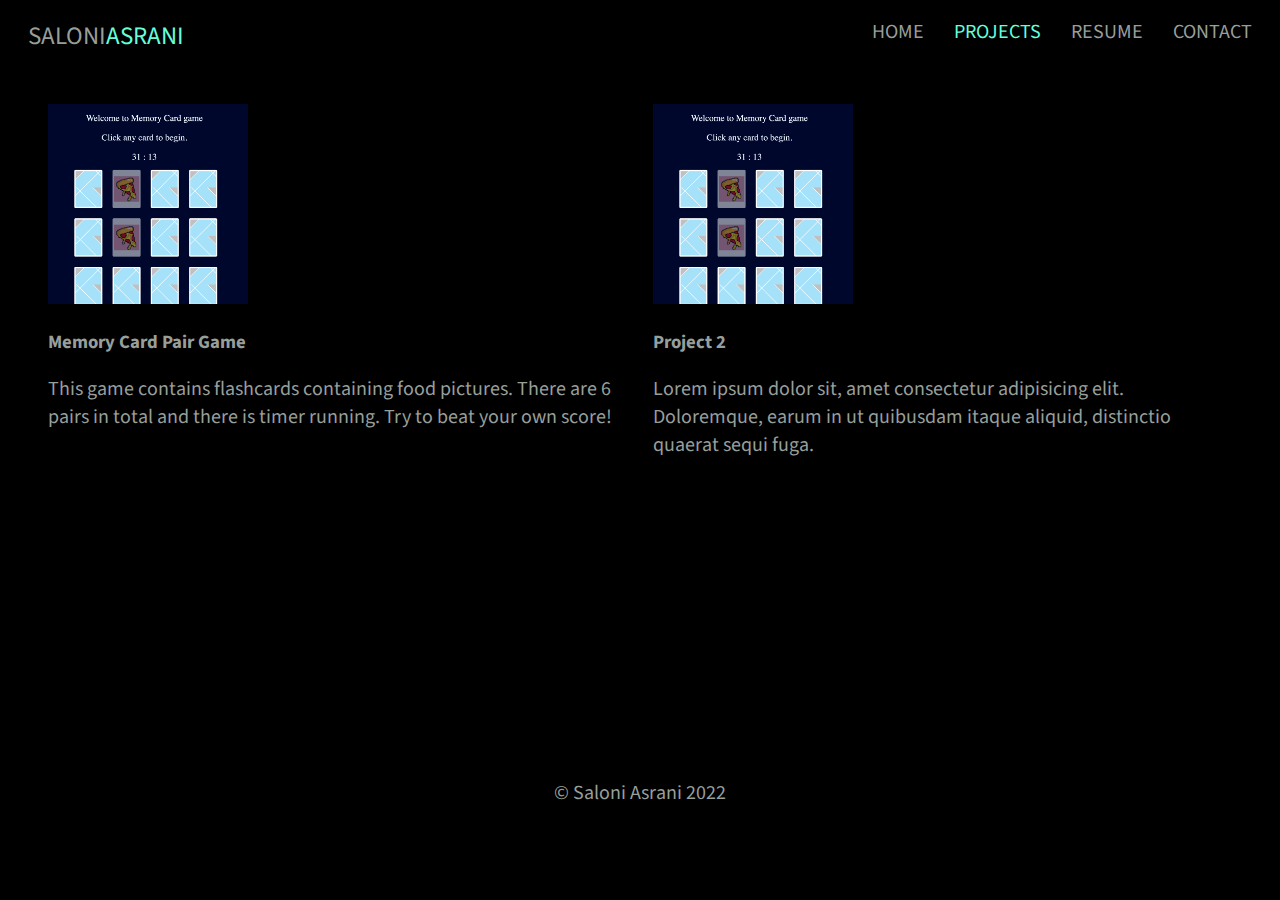
<file: html/project.html>
<!DOCTYPE html>
<html lang="en">
  <head>
    <meta charset="UTF-8" />
    <meta http-equiv="X-UA-Compatible" content="IE=edge" />
    <meta name="viewport" content="width=device-width, initial-scale=1.0" />
    <link rel="stylesheet" href="../css/project.css" />
    <title>My Portfolio</title>
  </head>
  <body>
    <nav class="navbar">
      <div class="name">Saloni<span class="surname">Asrani</span></div>
      <ul class="topnav" id="navbar-toggle">
        <li>
          <a class="nav-links" id="home" href="../index.html">Home</a>
        </li>
        <li>
          <a class="nav-links active" href="../html/project.html" id="Projects"
            >Projects</a
          >
        </li>
        <li>
          <a class="nav-links" id="Resume" href="../html/resume2.html"
            >Resume</a
          >
        </li>
        <li>
          <a class="nav-links" id="Contact" href="../html/contact.html"
            >Contact</a
          >
        </li>
        <li class="dropdownLink">
          <a onclick="toggleDropdown()" href="javascript:void(0)">&#9776;</a>
        </li>
      </ul>
    </nav>
    <div class="container">
      <div class="project" onclick="project1()">
        <div><img src="../images/project1.png" /></div>
        <div>
          <h3>Memory Card Pair Game</h3>
          <p>
            This game contains flashcards containing food pictures. There are 6
            pairs in total and there is timer running. Try to beat your own
            score!
          </p>
        </div>
      </div>
      <div class="project">
        <div><img src="../images/project1.png" /></div>
        <div>
          <h3>Project 2</h3>
          <p>
            Lorem ipsum dolor sit, amet consectetur adipisicing elit.
            Doloremque, earum in ut quibusdam itaque aliquid, distinctio quaerat
            sequi fuga.
          </p>
        </div>
      </div>
    </div>

    <script type="text/javascript" src="../main.js"></script>
    <footer>
      <p style="margin-top: 300px">&copy; Saloni Asrani 2022</p>
    </footer>
  </body>
</html>
</file>
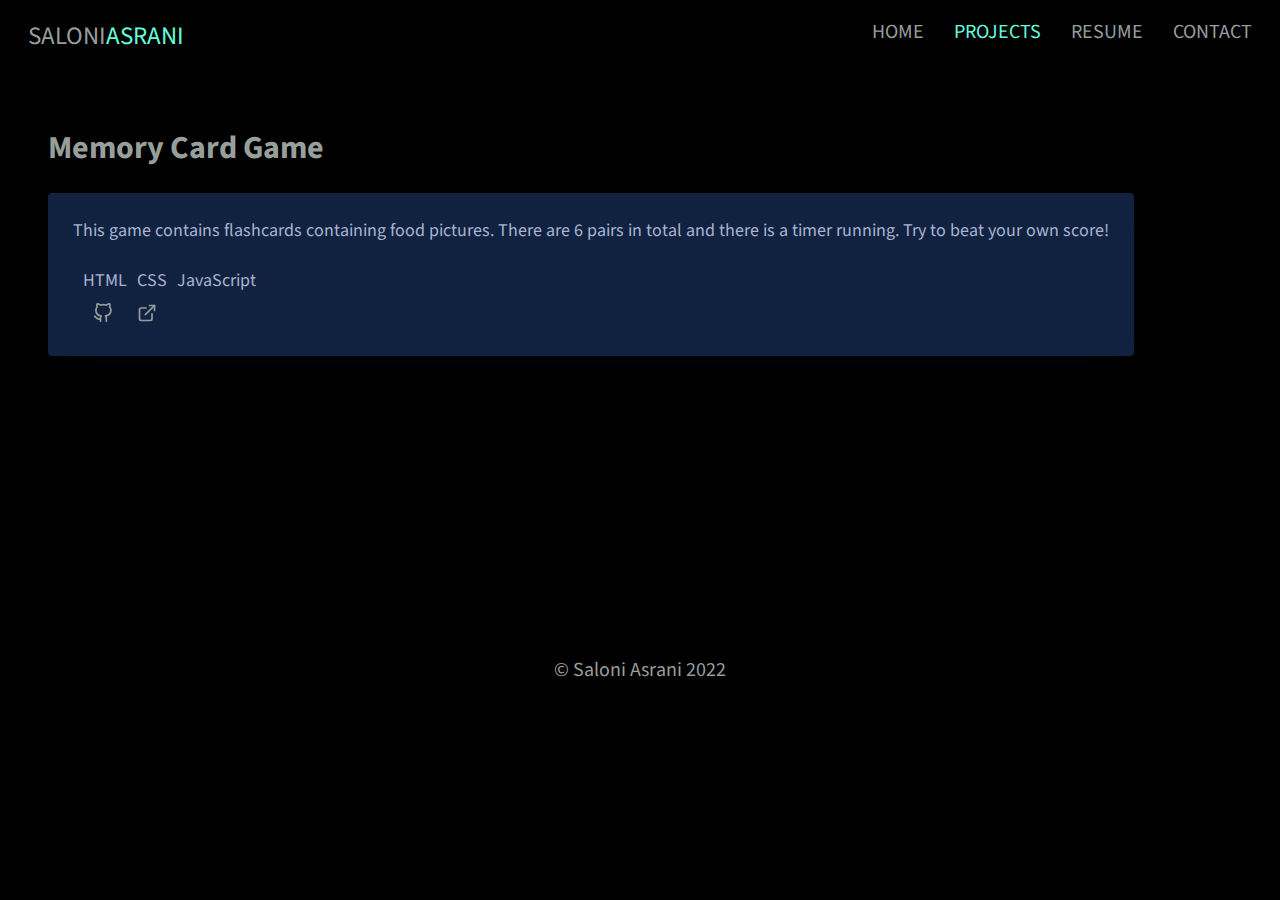
<file: html/project2.html>
<!DOCTYPE html>
<html lang="en">
  <head>
    <meta charset="UTF-8" />
    <meta http-equiv="X-UA-Compatible" content="IE=edge" />
    <meta name="viewport" content="width=device-width, initial-scale=1.0" />
    <link rel="stylesheet" href="../css/project.css" />
    <title>My Portfolio</title>
  </head>
  <body>
    <nav class="navbar">
      <div class="name">Saloni<span class="surname">Asrani</span></div>
      <ul class="topnav" id="navbar-toggle">
        <li>
          <a class="nav-links" id="home" href="../index.html">Home</a>
        </li>
        <li>
          <a class="nav-links active" href="../html/project.html" id="Projects"
            >Projects</a
          >
        </li>
        <li>
          <a class="nav-links" id="Resume" href="../html/resume2.html"
            >Resume</a
          >
        </li>
        <li>
          <a class="nav-links" id="Contact" href="../html/contact.html"
            >Contact</a
          >
        </li>
        <li class="dropdownLink">
          <a onclick="toggleDropdown()" href="javascript:void(0)">&#9776;</a>
        </li>
      </ul>
    </nav>
    <div class="container">
      <div class="project">
        <h1 class="project-title">Memory Card Game</h1>
        <div class="project-container">
          <div class="project-description">
            This game contains flashcards containing food pictures. There are 6
            pairs in total and there is a timer running. Try to beat your own
            score!
          </div>
          <ul class="tech-stack">
            <li>HTML</li>
            <li>CSS</li>
            <li>JavaScript</li>
          </ul>
          <div class="project-links">
            <a
              href="https://github.com/saloniasrani/memory-flashcards"
              aria-label="GitHub Link"
              rel="noopener noreferrer"
              target="_blank"
              ><svg
                xmlns="http://www.w3.org/2000/svg"
                role="img"
                viewBox="0 0 24 24"
                fill="none"
                width="30px"
                stroke="currentColor"
                stroke-width="2"
                stroke-linecap="round"
                stroke-linejoin="round"
                class="feather feather-github"
              >
                <title>GitHub</title>
                <path
                  d="M9 19c-5 1.5-5-2.5-7-3m14 6v-3.87a3.37 3.37 0 0 0-.94-2.61c3.14-.35 6.44-1.54 6.44-7A5.44 5.44 0 0 0 20 4.77 5.07 5.07 0 0 0 19.91 1S18.73.65 16 2.48a13.38 13.38 0 0 0-7 0C6.27.65 5.09 1 5.09 1A5.07 5.07 0 0 0 5 4.77a5.44 5.44 0 0 0-1.5 3.78c0 5.42 3.3 6.61 6.44 7A3.37 3.37 0 0 0 9 18.13V22"
                ></path>
              </svg>
            </a>
            <a
              href="https://saloniasrani.github.io/memory-flashcards/"
              aria-label="External Link"
              class="external"
              rel="noopener noreferrer"
              target="_blank"
              ><svg
                xmlns="http://www.w3.org/2000/svg"
                role="img"
                viewBox="0 0 24 24"
                fill="none"
                stroke="currentColor"
                stroke-width="2"
                stroke-linecap="round"
                stroke-linejoin="round"
                class="feather feather-external-link"
              >
                <title>External Link</title>
                <path
                  d="M18 13v6a2 2 0 0 1-2 2H5a2 2 0 0 1-2-2V8a2 2 0 0 1 2-2h6"
                ></path>
                <polyline points="15 3 21 3 21 9"></polyline>
                <line x1="10" y1="14" x2="21" y2="3"></line>
              </svg>
            </a>
          </div>
        </div>
      </div>
    </div>

    <script type="text/javascript" src="../main.js"></script>
    <footer>
      <p style="margin-top: 300px">&copy; Saloni Asrani 2022</p>
    </footer>
  </body>
</html>
</file>
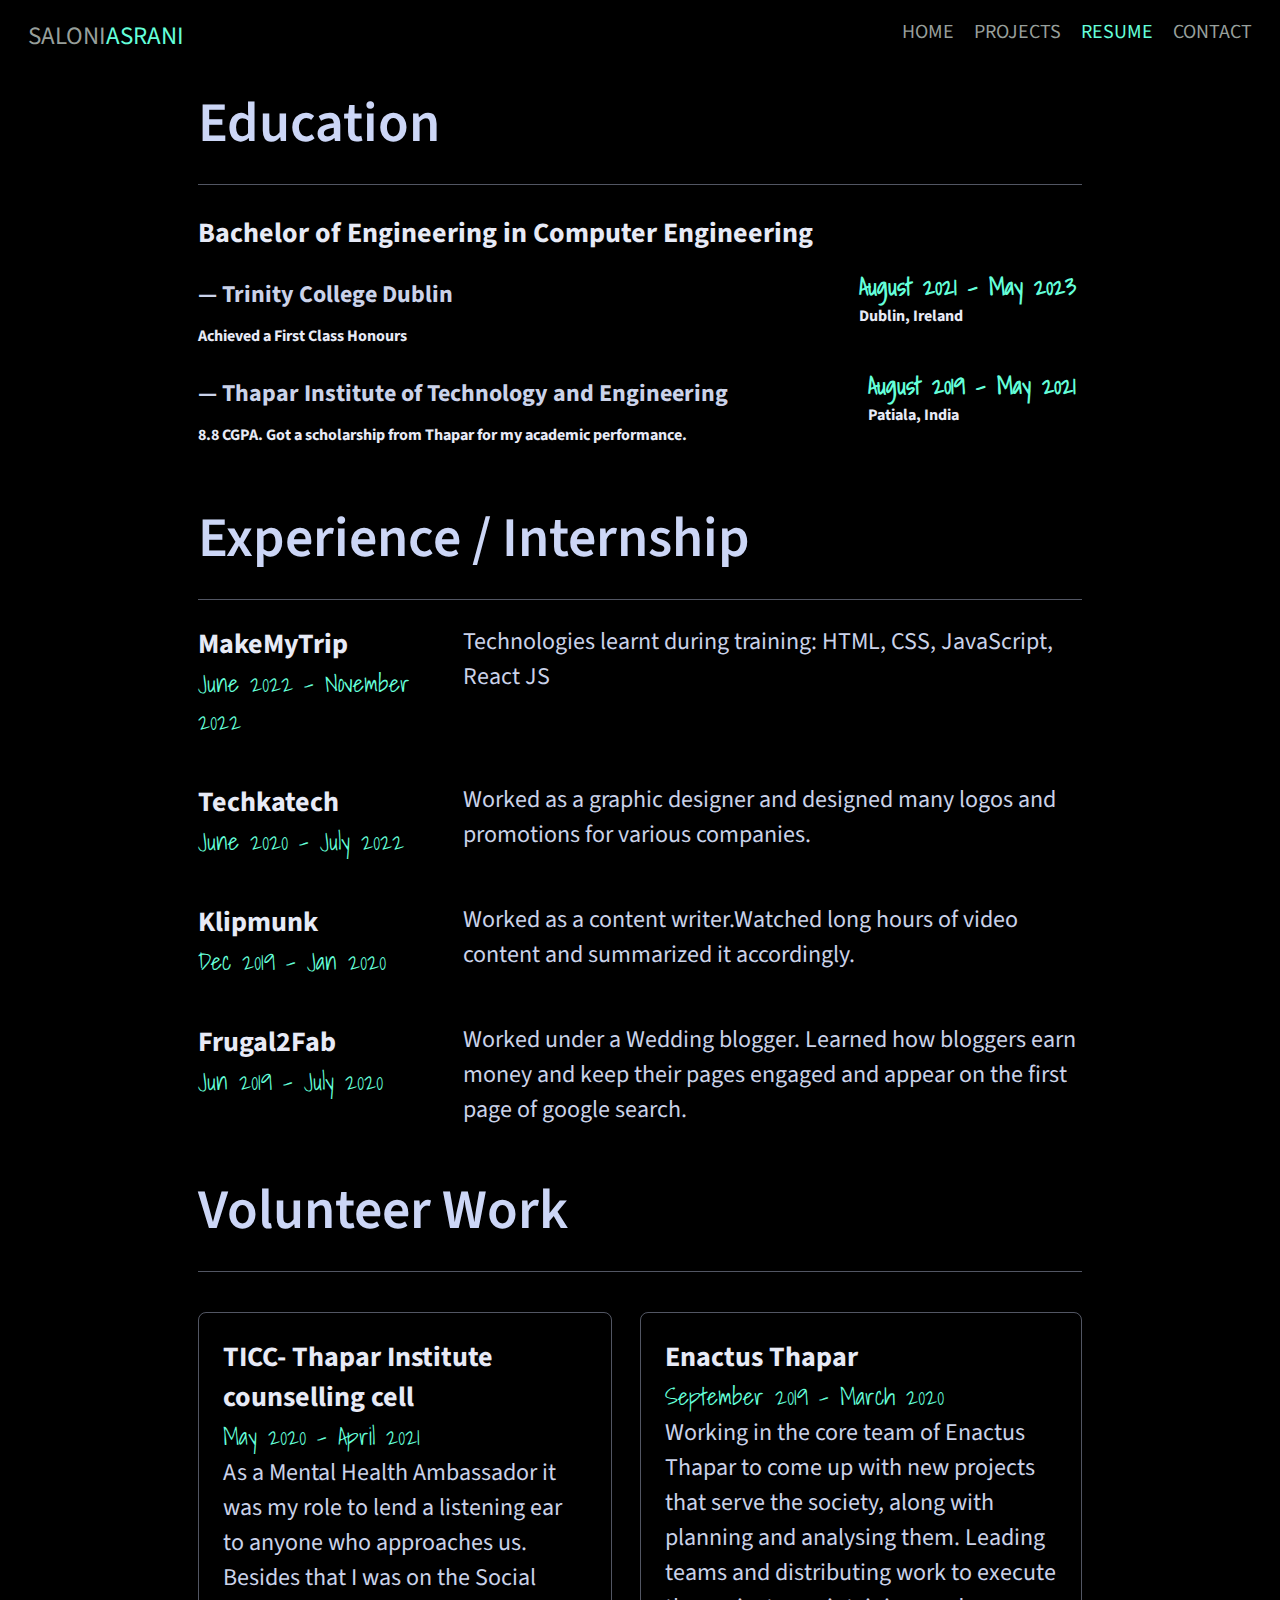
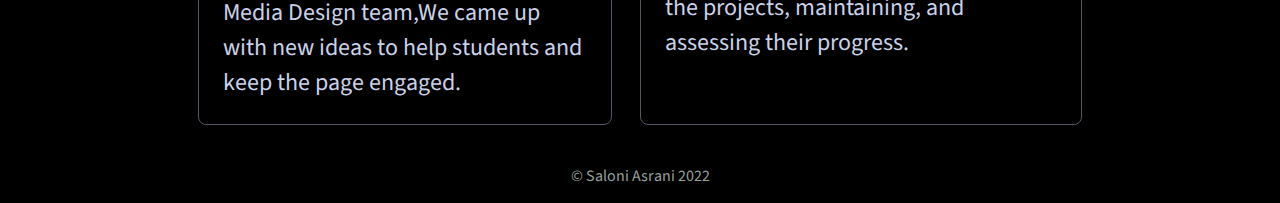
<file: html/resume2.html>
<!DOCTYPE html>
<html lang="en">
  <head>
    <meta charset="UTF-8" />
    <meta http-equiv="X-UA-Compatible" content="IE=edge" />
    <meta name="viewport" content="width=device-width, initial-scale=1.0" />
    <title>Resume</title>
    <link rel="stylesheet" href="../css/resume2.css" />
  </head>
  <body>
    <nav class="navbar">
      <div class="name">Saloni<span class="surname">Asrani</span></div>
      <ul class="topnav" id="navbar-toggle">
        <li><a class="nav-links" href="../index.html">Home</a></li>
        <li>
          <a class="nav-links" href="../html/project.html">Projects</a>
        </li>
        <li>
          <a class="nav-links active" href="../html/resume2.html">Resume</a>
        </li>
        <li><a class="nav-links" href="../html/contact.html">Contact</a></li>
        <li class="dropdownLink">
          <a onclick="toggleDropdown()" href="javascript:void(0)">&#9776;</a>
        </li>
      </ul>
    </nav>
    <div class="container">
      <div class="heading">Education</div>
      <div class="degree" style="margin: 28px 0">
        Bachelor of Engineering in Computer Engineering
        <div class="flex-container">
          <div>
            <div class="college">Trinity College Dublin</div>
            <span>Achieved a First Class Honours</span>
          </div>
          <span>
            <div class="date">August 2021 - May 2023</div>
            <div>Dublin, Ireland</div>
          </span>
        </div>
        <div class="flex-container">
          <div>
            <div class="college">
              Thapar Institute of Technology and Engineering
            </div>
            <span
              >8.8 CGPA. Got a scholarship from Thapar for my academic
              performance.
            </span>
          </div>
          <span>
            <div class="date">August 2019 - May 2021</div>
            <div>Patiala, India</div>
          </span>
        </div>
      </div>

      <div class="heading">Experience / Internship</div>
      <div class="experience-container">
        <div>
          <div class="degree">MakeMyTrip</div>
          <div class="date">June 2022 - November 2022</div>
        </div>

        <p>
          Technologies learnt during training: HTML, CSS, JavaScript, React JS
        </p>
        <div>
          <div class="degree">Techkatech</div>
          <div class="date">June 2020 - July 2022</div>
        </div>

        <p>
          Worked as a graphic designer and designed many logos and promotions
          for various companies.
        </p>
        <div>
          <div class="degree">Klipmunk</div>
          <div class="date">Dec 2019 - Jan 2020</div>
        </div>

        <p>
          Worked as a content writer.Watched long hours of video content and
          summarized it accordingly.
        </p>
        <div>
          <div class="degree">Frugal2Fab</div>
          <div class="date">Jun 2019 - July 2020</div>
        </div>

        <p>
          Worked under a Wedding blogger. Learned how bloggers earn money and
          keep their pages engaged and appear on the first page of google
          search.
        </p>
      </div>

      <div class="heading">Volunteer Work</div>
      <div class="volunteer-container">
        <div class="volunteer">
          <div>
            <div class="degree">TICC- Thapar Institute counselling cell</div>
            <div class="date">May 2020 - April 2021</div>
          </div>
          <p>
            As a Mental Health Ambassador it was my role to lend a listening ear
            to anyone who approaches us. Besides that I was on the Social Media
            Design team,We came up with new ideas to help students and keep the
            page engaged.
          </p>
        </div>
        <div class="volunteer">
          <div>
            <div class="degree">Enactus Thapar</div>
            <div class="date">September 2019 - March 2020</div>
          </div>
          <p>
            Working in the core team of Enactus Thapar to come up with new
            projects that serve the society, along with planning and analysing
            them. Leading teams and distributing work to execute the projects,
            maintaining, and assessing their progress.
          </p>
        </div>
      </div>
    </div>
    <footer>
      <p class="copyrights">&copy; Saloni Asrani 2022</p>
    </footer>
  </body>
</html>
</file>
<file: css/project.css>
@import url("https://fonts.googleapis.com/css2?family=Shadows+Into+Light&family=Source+Sans+Pro:ital,wght@0,400;0,600;1,200&display=swap");

html,
body {
  font-family: "Source Sans Pro", sans-serif;
  font-style: normal;
  font-variant: normal;
  color: #979f9b;
  background-color: black;
}
.navbar {
  display: flex;
  padding: 10px;
  margin: 0 10px;
  justify-content: space-between;
}

.navbar a.active {
  color: #64ffda;
}
.navbar a:hover:not(.active) {
  color: #ffffff;
}

.name,
.nav-links,
a {
  text-transform: uppercase;
  color: #979f9b;
}
.topnav {
  display: flex;
  margin: 0;
  padding: 0;
  list-style: none;
}
.topnav .nav-links,
a {
  text-decoration: none;
  padding-left: 20px;
  font-size: 20px;
}
.name {
  font-size: 25px;
}
.surname {
  color: #64ffda;
}
.dropdownLink {
  display: none;
}
.container {
  display: flex;
  gap: 40px;
  margin: 40px;
  justify-content: space-between;
}

footer {
  text-align: center;
}
.project-container {
  box-shadow: 0 10px 30px -15px rgba(2, 12, 27, 0.7);
  transition: all 0.25s cubic-bezier(0.645, 0.045, 0.355, 1);
  position: relative;
  z-index: 2;
  padding: 25px;
  border-radius: 4px;
  background-color: #112240;
  color: #a8b2d1;
  font-size: 18px;
}
.project-links a svg:hover {
  color: #64ffda;
}
.project-links a svg {
  width: 20px;
  height: 20px;
}
.tech-stack {
  display: flex;
  flex-wrap: wrap;
  position: relative;
  z-index: 2;
  margin: 25px 0px 10px;
  padding: 0px;
  list-style: none;
}
li {
  padding-inline-start: 10px;
}
/* .project-links {
  display: flex;
  -webkit-box-align: center;
  align-items: center;
  position: relative;
  margin-top: 10px;
  margin-left: -10px;
  color: var(--lightest-slate);
} */
/* .project {
  margin-top: 50px;
  border: 1px solid #ccd6f667;
  padding: 24px;
  border-radius: 8px;
  transition: box-shadow 200ms ease, transform 200ms ease;
  display: flex;
  gap: 50px;
  cursor: pointer;
} */
/* .project:hover {
  transform: translate(4px, -4px);
  box-shadow: -4px 4px 0 #64ffda;
} */
p {
  font-size: 20px;
}
img {
  width: 200px;
  height: 200px;
}
@media (max-width: 768px) {
  ul.topnav li a.nav-links {
    display: none;
  }
  ul.topnav li.dropdownLink {
    display: block;
    position: absolute;
    top: 15px;
    right: 20px;
  }
  ul.topnav.responsive li.dropdownLink {
    position: absolute;
    top: 15px;
    right: 20px;
  }

  ul.topnav.responsive {
    flex-direction: column;
    text-align: right;
  }

  ul.topnav.responsive li {
    position: relative;
    top: 30px;
    right: 30px;
  }

  ul.topnav.responsive li a.nav-links {
    display: block;
    line-height: 2;
  }
  .headshot {
    width: 100%;
    float: none;
    padding: 6rem 0;
  }
  .headshot-wrapper {
    width: 100%;
    float: none;
  }
}
</file>
<file: css/resume2.css>
@import url("https://fonts.googleapis.com/css2?family=Shadows+Into+Light&family=Source+Sans+Pro:ital,wght@0,400;0,600;1,200&display=swap");
html,
body {
  font-family: "Source Sans Pro", sans-serif;
  font-style: normal;
  font-variant: normal;
  color: #979f9b;
  background-color: #000000;
}
.navbar a.active {
  color: #64ffda;
}
.navbar a:hover:not(.active) {
  color: #ffffff;
}
.navbar {
  display: flex;
  padding: 10px;
  margin: 0 10px;
  justify-content: space-between;
}
.name,
.nav-links,
a {
  text-transform: uppercase;
  color: #979f9b;
}
.topnav {
  display: flex;
  margin: 0;
  padding: 0;
  list-style: none;
}
.topnav .nav-links,
a {
  text-decoration: none;
  padding-left: 20px;
  font-size: 20px;
}
.name {
  font-size: 25px;
}
.surname {
  color: #64ffda;
}
.dropdownLink {
  display: none;
}
.container {
  width: 70%;
  margin: 0 auto;
}
.heading {
  font-size: 56px;
  font-weight: 600;
  color: #ccd6f6;
  line-height: 120px;
  width: 100%;
  border-bottom: 0.5px solid #ccd6f667;
}
.degree {
  font-size: 28px;
  font-weight: bold;
  color: #e7eaf6;
}

.flex-container {
  display: flex;
  justify-content: space-between;
  margin: 24px 0;
}

.degree .college {
  font-size: 24px;
  color: rgb(202, 210, 233);
}
.degree .college::before {
  content: "— ";
}
.degree span {
  font-size: 16px;
  margin-top: -10px;
}
.date {
  font-family: "Shadows Into Light", cursive;
  font-size: 24px;
  color: #64ffda;
  margin-right: 6px;
}
p {
  font-size: 24px;
  color: rgb(202, 210, 233);
  margin: 0;
}
.experience-container {
  padding: 24px 0;
  display: grid;
  grid-template-columns: 30% 70%;
  row-gap: 42px;
}
.volunteer-container {
  display: flex;
  gap: 28px;
  margin: 40px 0;
}
.volunteer {
  border: 1px solid #ccd6f667;
  padding: 24px;
  border-radius: 8px;
  transition: box-shadow 200ms ease, transform 200ms ease;
}
.volunteer:hover {
  transform: translate(4px, -4px);
  box-shadow: -4px 4px 0 #64ffda;
}
footer {
  text-align: center;
}
.copyrights {
  display: block;
  margin-block-start: 1em;
  margin-block-end: 1em;
  margin-inline-start: 0px;
  margin-inline-end: 0px;
  color: #979f9b;
  font-size: 1rem;
}
@media (max-width: 768px) {
  ul.topnav li a.nav-links {
    display: none;
  }
  ul.topnav li.dropdownLink {
    display: block;
    position: absolute;
    top: 15px;
    right: 20px;
  }
  ul.topnav.responsive li.dropdownLink {
    position: absolute;
    top: 15px;
    right: 20px;
  }

  ul.topnav.responsive {
    flex-direction: column;
    text-align: right;
  }

  ul.topnav.responsive li {
    position: relative;
    top: 30px;
    right: 30px;
  }

  ul.topnav.responsive li a.nav-links {
    display: block;
    line-height: 2;
  }
}
</file>
